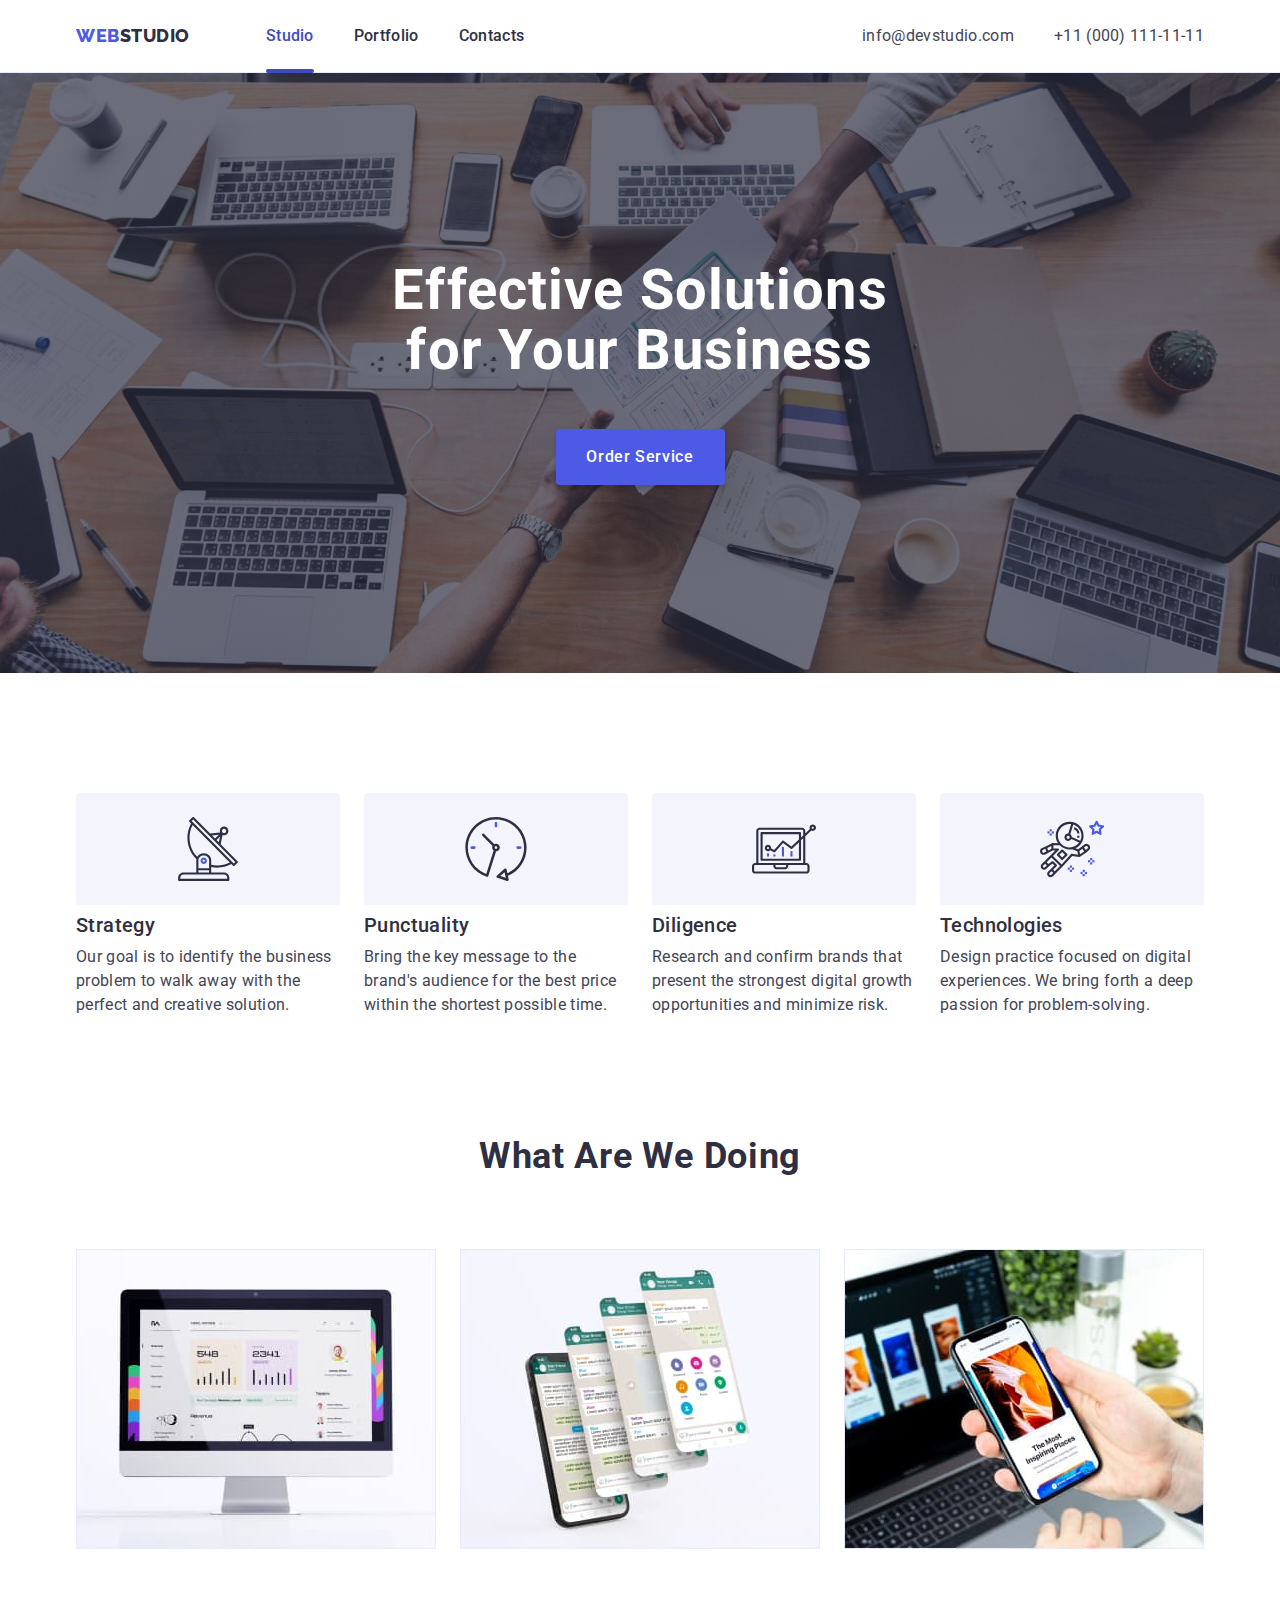
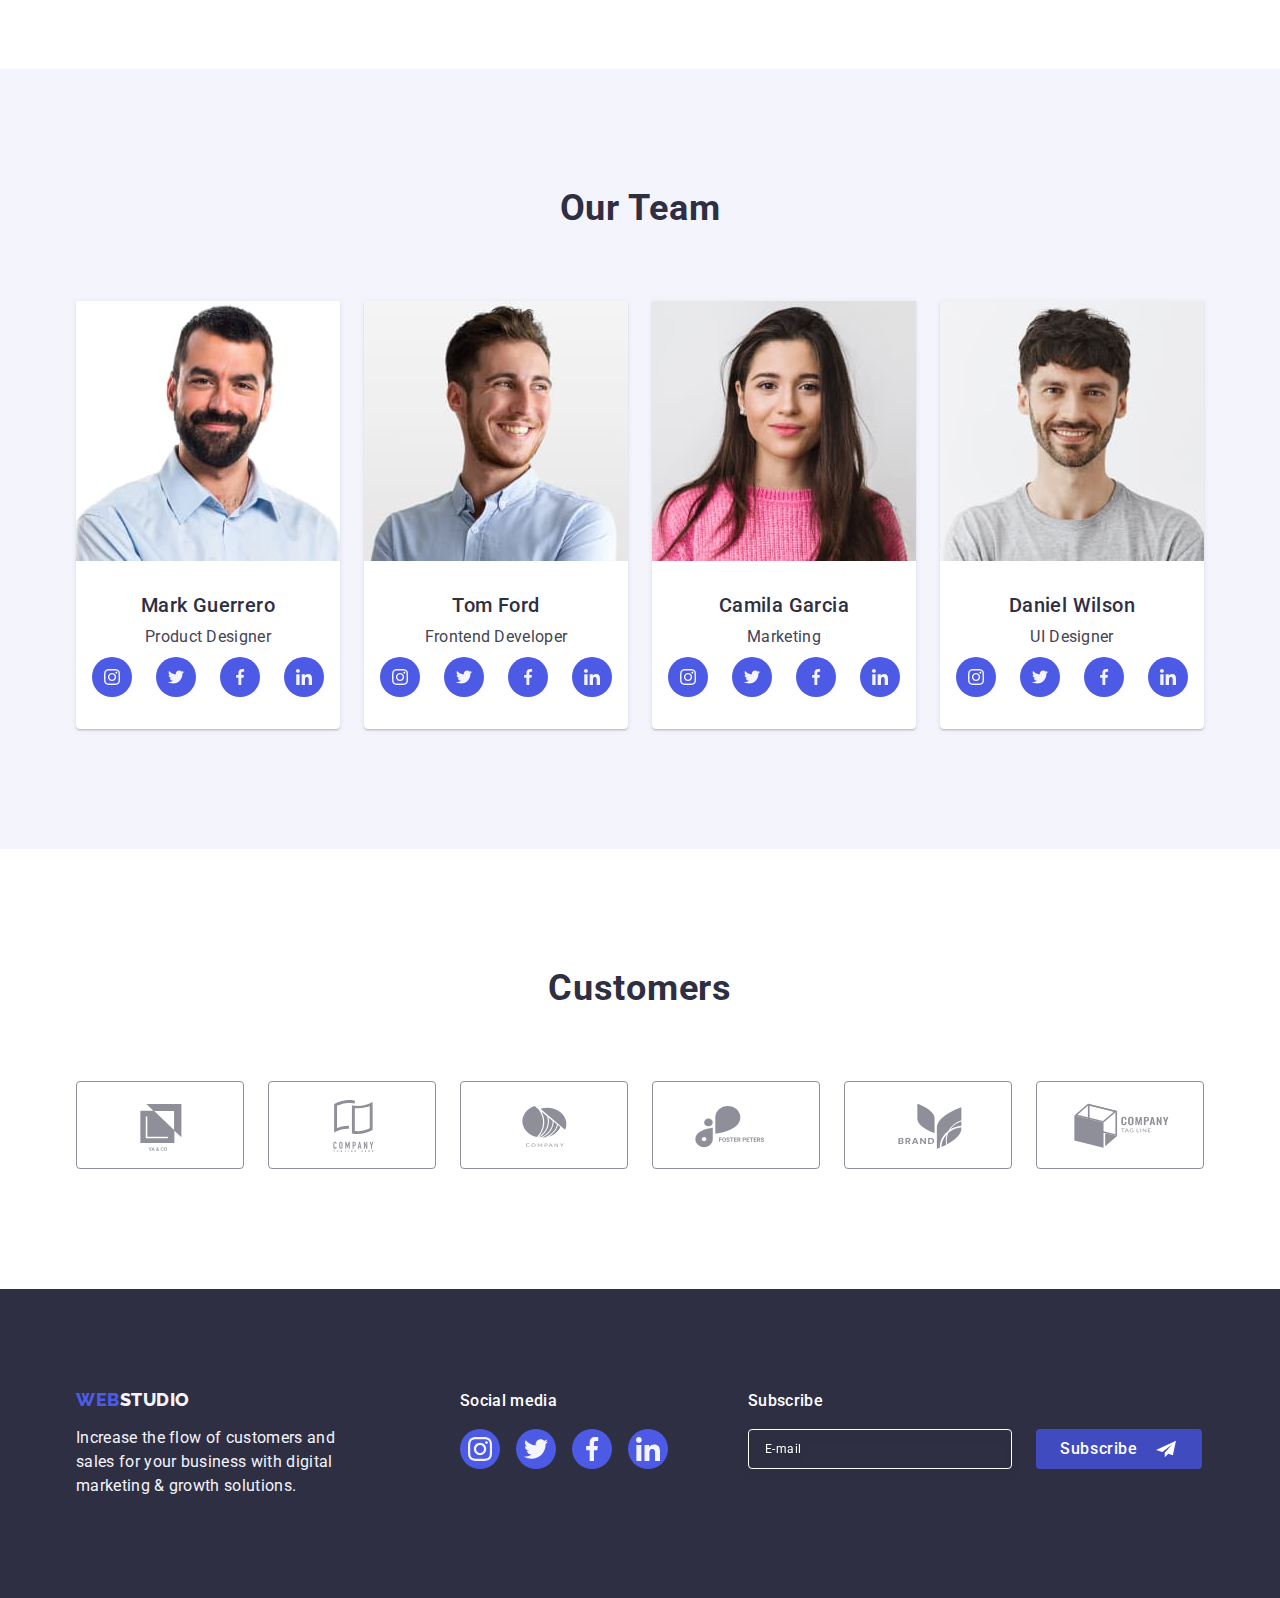
<file: index.html>
<!DOCTYPE html>
<html lang="en">
    <head>
        <meta charset="UTF-8" />
        <meta http-equiv="X-UA-Compatible" content="IE=edge" />
        <meta name="viewport" content="width=device-width, initial-scale=1.0" />

        <link rel="preconnect" href="https://fonts.googleapis.com" />
        <link rel="preconnect" href="https://fonts.gstatic.com" crossorigin />
        <link
            href="https://fonts.googleapis.com/css2?family=Raleway:wght@800&family=Roboto:wght@400;500;700;900&display=swap"
            rel="stylesheet"
        />
        <link
            rel="stylesheet"
            href="https://cdnjs.cloudflare.com/ajax/libs/modern-normalize/1.1.0/modern-normalize.min.css"
        />
        <link rel="stylesheet" href="./css/styles.css" />

        <title>WebStudio - Homepage</title>
    </head>
    <body>
        <header class="header">
            <div class="container">
                <nav class="main-nav">
                    <a class="logo link" href="./index.html"
                        >Web<span class="logo-color">Studio</span></a
                    >
                    <ul class="site-nav list">
                        <li class="nav-item">
                            <a class="link current" href="./index.html"
                                >Studio</a
                            >
                        </li>
                        <li class="nav-item">
                            <a class="link" href="./portfolio.html"
                                >Portfolio</a
                            >
                        </li>
                        <li class="nav-item">
                            <a class="link" href="#">Contacts</a>
                        </li>
                    </ul>
                </nav>
                <address class="address">
                    <ul class="contact-nav list">
                        <li class="item">
                            <a class="link" href="mailto:info@devstudio.com"
                                >info@devstudio.com</a
                            >
                        </li>
                        <li class="item">
                            <a class="link" href="tel:+110001111111"
                                >+11 (000) 111-11-11</a
                            >
                        </li>
                    </ul>
                </address>
            </div>
        </header>

        <main>
            <section class="section hero">
                <div class="container">
                    <h1 class="hero-title">
                        Effective Solutions for Your Business
                    </h1>
                    <button
                        type="button"
                        class="button button-action"
                        data-open-modal
                    >
                        Order Service
                    </button>
                </div>
            </section>

            <section class="section feature">
                <div class="container">
                    <h2 class="visually-hidden">Our advantages</h2>
                    <ul class="feature-list list">
                        <li class="item">
                            <div class="feature-icon">
                                <svg width="64" height="64">
                                    <use
                                        href="./images/icons.svg#icon-antenna"
                                    ></use>
                                </svg>
                            </div>
                            <h3 class="title">Strategy</h3>
                            <p class="text">
                                Our goal is to identify the business problem to
                                walk away with the perfect and creative
                                solution.
                            </p>
                        </li>
                        <li class="item">
                            <div class="feature-icon">
                                <svg width="64" height="64">
                                    <use
                                        href="./images/icons.svg#icon-clock"
                                    ></use>
                                </svg>
                            </div>
                            <h3 class="title">Punctuality</h3>
                            <p class="text">
                                Bring the key message to the brand's audience
                                for the best price within the shortest possible
                                time.
                            </p>
                        </li>
                        <li class="item">
                            <div class="feature-icon">
                                <svg width="64" height="64">
                                    <use
                                        href="./images/icons.svg#icon-diagram"
                                    ></use>
                                </svg>
                            </div>
                            <h3 class="title">Diligence</h3>
                            <p class="text">
                                Research and confirm brands that present the
                                strongest digital growth opportunities and
                                minimize risk.
                            </p>
                        </li>
                        <li class="item">
                            <div class="feature-icon">
                                <svg width="64" height="64">
                                    <use
                                        href="./images/icons.svg#icon-astronaut"
                                    ></use>
                                </svg>
                            </div>
                            <h3 class="title">Technologies</h3>
                            <p class="text">
                                Design practice focused on digital experiences.
                                We bring forth a deep passion for
                                problem-solving.
                            </p>
                        </li>
                    </ul>
                </div>
            </section>

            <section class="section examples">
                <div class="container">
                    <h2 class="section-title">What are we doing</h2>
                    <ul class="examples-list list">
                        <li class="item">
                            <img
                                class="display-block"
                                src="./images/site.jpg"
                                alt="Website"
                                width="360"
                                height="300"
                            />
                        </li>
                        <li class="item">
                            <img
                                class="display-block"
                                src="./images/app.jpg"
                                alt="Mobile app"
                                width="360"
                                height="300"
                            />
                        </li>
                        <li class="item">
                            <img
                                class="display-block"
                                src="./images/design.jpg"
                                alt="Design"
                                width="360"
                                height="300"
                            />
                        </li>
                    </ul>
                </div>
            </section>

            <section class="section team">
                <div class="container">
                    <h2 class="section-title">Our Team</h2>
                    <ul class="team-list list">
                        <li class="team-item">
                            <img
                                class="display-block"
                                src="./images/team-mark.jpg"
                                alt="Photo by Mark Guerrero"
                                width="264"
                                height="260"
                            />
                            <div class="team-info">
                                <h3 class="title">Mark Guerrero</h3>
                                <p class="text">Product Designer</p>
                                <ul class="social-list list">
                                    <li class="social-item">
                                        <a
                                            class="social-icon"
                                            href="https://www.instagram.com/"
                                            rel="noopener, noreferrer"
                                            target="_blank"
                                        >
                                            <svg
                                                class="icons"
                                                width="16"
                                                height="16"
                                            >
                                                <use
                                                    href="./images/icons.svg#icon-instagram"
                                                ></use>
                                            </svg>
                                        </a>
                                    </li>
                                    <li class="social-item">
                                        <a
                                            class="social-icon"
                                            href="https://twitter.com/"
                                            rel="noopener, noreferrer"
                                            target="_blank"
                                        >
                                            <svg
                                                class="icons"
                                                width="16"
                                                height="16"
                                            >
                                                <use
                                                    href="./images/icons.svg#icon-twitter"
                                                ></use>
                                            </svg>
                                        </a>
                                    </li>
                                    <li class="social-item">
                                        <a
                                            class="social-icon"
                                            href="https://www.facebook.com/"
                                            rel="noopener, noreferrer"
                                            target="_blank"
                                        >
                                            <svg
                                                class="icons"
                                                width="16"
                                                height="16"
                                            >
                                                <use
                                                    href="./images/icons.svg#icon-facebook"
                                                ></use>
                                            </svg>
                                        </a>
                                    </li>
                                    <li class="social-item">
                                        <a
                                            class="social-icon"
                                            href="https://ua.linkedin.com/"
                                            rel="noopener, noreferrer"
                                            target="_blank"
                                        >
                                            <svg
                                                class="icons"
                                                width="16"
                                                height="16"
                                            >
                                                <use
                                                    href="./images/icons.svg#icon-linkedin"
                                                ></use>
                                            </svg>
                                        </a>
                                    </li>
                                </ul>
                            </div>
                        </li>
                        <li class="team-item">
                            <img
                                class="display-block"
                                src="./images/team-tom.jpg"
                                alt="Photo by Tom Ford"
                                width="264"
                                height="260"
                            />
                            <div class="team-info">
                                <h3 class="title">Tom Ford</h3>
                                <p class="text">Frontend Developer</p>
                                <ul class="social-list list">
                                    <li class="social-item">
                                        <a
                                            class="social-icon"
                                            href="https://www.instagram.com/"
                                            rel="noopener, noreferrer"
                                            target="_blank"
                                        >
                                            <svg
                                                class="icons"
                                                width="16"
                                                height="16"
                                            >
                                                <use
                                                    href="./images/icons.svg#icon-instagram"
                                                ></use>
                                            </svg>
                                        </a>
                                    </li>
                                    <li class="social-item">
                                        <a
                                            class="social-icon"
                                            href="https://twitter.com/"
                                            rel="noopener, noreferrer"
                                            target="_blank"
                                        >
                                            <svg
                                                class="icons"
                                                width="16"
                                                height="16"
                                            >
                                                <use
                                                    href="./images/icons.svg#icon-twitter"
                                                ></use>
                                            </svg>
                                        </a>
                                    </li>
                                    <li class="social-item">
                                        <a
                                            class="social-icon"
                                            href="https://www.facebook.com/"
                                            rel="noopener, noreferrer"
                                            target="_blank"
                                        >
                                            <svg
                                                class="icons"
                                                width="16"
                                                height="16"
                                            >
                                                <use
                                                    href="./images/icons.svg#icon-facebook"
                                                ></use>
                                            </svg>
                                        </a>
                                    </li>
                                    <li class="social-item">
                                        <a
                                            class="social-icon"
                                            href="https://ua.linkedin.com/"
                                            rel="noopener, noreferrer"
                                            target="_blank"
                                        >
                                            <svg
                                                class="icons"
                                                width="16"
                                                height="16"
                                            >
                                                <use
                                                    href="./images/icons.svg#icon-linkedin"
                                                ></use>
                                            </svg>
                                        </a>
                                    </li>
                                </ul>
                            </div>
                        </li>
                        <li class="team-item">
                            <img
                                class="display-block"
                                src="./images/team-camila.jpg"
                                alt="Photo by Camila Garcia"
                                width="264"
                                height="260"
                            />
                            <div class="team-info">
                                <h3 class="title">Camila Garcia</h3>
                                <p class="text">Marketing</p>
                                <ul class="social-list list">
                                    <li class="social-item">
                                        <a
                                            class="social-icon"
                                            href="https://www.instagram.com/"
                                            rel="noopener, noreferrer"
                                            target="_blank"
                                        >
                                            <svg
                                                class="icons"
                                                width="16"
                                                height="16"
                                            >
                                                <use
                                                    href="./images/icons.svg#icon-instagram"
                                                ></use>
                                            </svg>
                                        </a>
                                    </li>
                                    <li class="social-item">
                                        <a
                                            class="social-icon"
                                            href="https://twitter.com/"
                                            rel="noopener, noreferrer"
                                            target="_blank"
                                        >
                                            <svg
                                                class="icons"
                                                width="16"
                                                height="16"
                                            >
                                                <use
                                                    href="./images/icons.svg#icon-twitter"
                                                ></use>
                                            </svg>
                                        </a>
                                    </li>
                                    <li class="social-item">
                                        <a
                                            class="social-icon"
                                            href="https://www.facebook.com/"
                                            rel="noopener, noreferrer"
                                            target="_blank"
                                        >
                                            <svg
                                                class="icons"
                                                width="16"
                                                height="16"
                                            >
                                                <use
                                                    href="./images/icons.svg#icon-facebook"
                                                ></use>
                                            </svg>
                                        </a>
                                    </li>
                                    <li class="social-item">
                                        <a
                                            class="social-icon"
                                            href="https://ua.linkedin.com/"
                                            rel="noopener, noreferrer"
                                            target="_blank"
                                        >
                                            <svg
                                                class="icons"
                                                width="16"
                                                height="16"
                                            >
                                                <use
                                                    href="./images/icons.svg#icon-linkedin"
                                                ></use>
                                            </svg>
                                        </a>
                                    </li>
                                </ul>
                            </div>
                        </li>
                        <li class="team-item">
                            <img
                                class="display-block"
                                src="./images/team-daniel.jpg"
                                alt="Photo by Daniel Wilson"
                                width="264"
                                height="260"
                            />
                            <div class="team-info">
                                <h3 class="title">Daniel Wilson</h3>
                                <p class="text">UI Designer</p>
                                <ul class="social-list list">
                                    <li class="social-item">
                                        <a
                                            class="social-icon"
                                            href="https://www.instagram.com/"
                                            rel="noopener, noreferrer"
                                            target="_blank"
                                        >
                                            <svg
                                                class="icons"
                                                width="16"
                                                height="16"
                                            >
                                                <use
                                                    href="./images/icons.svg#icon-instagram"
                                                ></use>
                                            </svg>
                                        </a>
                                    </li>
                                    <li class="social-item">
                                        <a
                                            class="social-icon"
                                            href="https://twitter.com/"
                                            rel="noopener, noreferrer"
                                            target="_blank"
                                        >
                                            <svg
                                                class="icons"
                                                width="16"
                                                height="16"
                                            >
                                                <use
                                                    href="./images/icons.svg#icon-twitter"
                                                ></use>
                                            </svg>
                                        </a>
                                    </li>
                                    <li class="social-item">
                                        <a
                                            class="social-icon"
                                            href="https://www.facebook.com/"
                                            rel="noopener, noreferrer"
                                            target="_blank"
                                        >
                                            <svg
                                                class="icons"
                                                width="16"
                                                height="16"
                                            >
                                                <use
                                                    href="./images/icons.svg#icon-facebook"
                                                ></use>
                                            </svg>
                                        </a>
                                    </li>
                                    <li class="social-item">
                                        <a
                                            class="social-icon"
                                            href="https://ua.linkedin.com/"
                                            rel="noopener, noreferrer"
                                            target="_blank"
                                        >
                                            <svg
                                                class="icons"
                                                width="16"
                                                height="16"
                                            >
                                                <use
                                                    href="./images/icons.svg#icon-linkedin"
                                                ></use>
                                            </svg>
                                        </a>
                                    </li>
                                </ul>
                            </div>
                        </li>
                    </ul>
                </div>
            </section>

            <section class="section customers">
                <div class="container">
                    <h2 class="section-title">Customers</h2>
                    <ul class="customers-list list">
                        <li class="customers-item">
                            <a class="customers-link" href="#" target="_blank">
                                <svg
                                    class="customers-icon"
                                    width="104"
                                    height="56"
                                >
                                    <use
                                        href="./images/icons.svg#icon-logo1"
                                    ></use>
                                </svg>
                            </a>
                        </li>
                        <li class="customers-item">
                            <a class="customers-link" href="#" target="_blank">
                                <svg
                                    class="customers-icon"
                                    width="104"
                                    height="56"
                                >
                                    <use
                                        href="./images/icons.svg#icon-logo2"
                                    ></use>
                                </svg>
                            </a>
                        </li>
                        <li class="customers-item">
                            <a class="customers-link" href="#" target="_blank">
                                <svg
                                    class="customers-icon"
                                    width="104"
                                    height="56"
                                >
                                    <use
                                        href="./images/icons.svg#icon-logo3"
                                    ></use>
                                </svg>
                            </a>
                        </li>
                        <li class="customers-item">
                            <a class="customers-link" href="#" target="_blank">
                                <svg
                                    class="customers-icon"
                                    width="104"
                                    height="56"
                                >
                                    <use
                                        href="./images/icons.svg#icon-logo4"
                                    ></use>
                                </svg>
                            </a>
                        </li>
                        <li class="customers-item">
                            <a class="customers-link" href="#" target="_blank">
                                <svg
                                    class="customers-icon"
                                    width="104"
                                    height="56"
                                >
                                    <use
                                        href="./images/icons.svg#icon-logo5"
                                    ></use>
                                </svg>
                            </a>
                        </li>
                        <li class="customers-item">
                            <a class="customers-link" href="#" target="_blank">
                                <svg
                                    class="customers-icon"
                                    width="104"
                                    height="56"
                                >
                                    <use
                                        href="./images/icons.svg#icon-logo6"
                                    ></use>
                                </svg>
                            </a>
                        </li>
                    </ul>
                </div>
            </section>
        </main>

        <footer class="footer">
            <div class="container">
                <div class="footer-slogan">
                    <a class="footer-logo logo link" href="./index.html"
                        >Web<span class="logo-white">Studio</span></a
                    >
                    <p class="text">
                        Increase the flow of customers and sales for your
                        business with digital marketing &amp; growth solutions.
                    </p>
                </div>
                <div class="footer-social">
                    <p class="footer-social-text">Social media</p>
                    <ul class="social-list list">
                        <li class="social-item">
                            <a
                                class="social-icon"
                                href="https://instagram.com/"
                                rel="noopener, noreferrer"
                                target="_blank"
                            >
                                <svg class="footer-icon" width="24" height="24">
                                    <use
                                        href="./images/icons.svg#icon-instagram"
                                    ></use>
                                </svg>
                            </a>
                        </li>
                        <li class="social-item">
                            <a
                                class="social-icon"
                                href="https://twitter.com/"
                                rel="noopener, noreferrer"
                                target="_blank"
                            >
                                <svg class="footer-icon" width="24" height="24">
                                    <use
                                        href="./images/icons.svg#icon-twitter"
                                    ></use></svg
                            ></a>
                        </li>
                        <li class="social-item">
                            <a
                                class="social-icon"
                                href="https://www.facebook.com/"
                                rel="noopener, noreferrer"
                                target="_blank"
                            >
                                <svg class="footer-icon" width="24" height="24">
                                    <use
                                        href="./images/icons.svg#icon-facebook"
                                    ></use></svg
                            ></a>
                        </li>
                        <li class="social-item">
                            <a
                                class="social-icon"
                                href="https://ua.linkedin.com/"
                                rel="noopener, noreferrer"
                                target="_blank"
                            >
                                <svg class="footer-icon" width="24" height="24">
                                    <use
                                        href="./images/icons.svg#icon-linkedin"
                                    ></use></svg
                            ></a>
                        </li>
                    </ul>
                </div>
                <div class="footer-subscribe">
                    <p class="footer-subscribe-text">Subscribe</p>
                    <form class="subscribe_form" name="subscribe_form">
                        <label>
                            <input
                                class="subscribe-form-email"
                                type="email"
                                name="email"
                                placeholder="E-mail"
                                autocomplete="email"
                                required
                                minlength="3"
                            />
                        </label>
                        <button
                            class="button button-primary subscribe-form-submit"
                            type="submit"
                        >
                            Subscribe
                            <svg class="subscribe-icon" width="24" height="20">
                                <use
                                    href="./images/icons.svg#icon-subscribe"
                                ></use>
                            </svg>
                        </button>
                    </form>
                </div>
            </div>
        </footer>

        <!-- Modal -->
        <div class="backdrop is-hidden" data-backdrop>
            <div class="modal">
                <button class="btn-close" type="button" data-close-modal>
                    <svg class="icon-close" width="8" height="8">
                        <use href="./images/icons.svg#icon-close"></use>
                    </svg>
                </button>

                <form class="modal-form" name="modal_form">
                    <p class="modal-text">
                        Leave your contacts and we will call you back
                    </p>

                    <div class="modal-field">
                        <label class="modal-label">
                            <span class="label-title">Name</span>
                            <input
                                class="modal-input"
                                type="text"
                                name="name"
                                autocomplete="name"
                                required
                                minlength="3"
                            />
                            <svg class="icon-name" width="18" height="24">
                                <use
                                    href="./images/icons.svg#icon-person"
                                ></use>
                            </svg>
                        </label>
                    </div>

                    <div class="modal-field">
                        <label class="modal-label">
                            <span class="label-title">Phone</span>
                            <input
                                class="modal-input"
                                type="tel"
                                name="phone"
                                autocomplete="tel"
                                required
                                minlength="3"
                            />
                            <svg class="icon-name" width="18" height="24">
                                <use href="./images/icons.svg#icon-phone"></use>
                            </svg>
                        </label>
                    </div>

                    <div class="modal-field">
                        <label class="modal-label">
                            <span class="label-title">E-mail</span>
                            <input
                                class="modal-input"
                                type="email"
                                name="email"
                                autocomplete="email"
                                required
                                minlength="3"
                            />
                            <svg class="icon-name" width="18" height="24">
                                <use href="./images/icons.svg#icon-email"></use>
                            </svg>
                        </label>
                    </div>

                    <div class="modal-field">
                        <label>
                            <span class="label-title">Comment</span>
                            <textarea
                                class="modal-input comment"
                                name="comment"
                                rows="5"
                                placeholder="Text input"
                            ></textarea>
                        </label>
                    </div>

                    <div class="checkbox-field">
                        <label class="checkbox-label">
                            <input
                                class="checkbox"
                                type="checkbox"
                                name="privacy"
                                value="ok"
                                required
                            />
                            <span class="checkbox-icon">
                                <svg width="16" height="16">
                                    <use
                                        href="./images/icons.svg#icon-check"
                                    ></use>
                                </svg>
                            </span>
                            <span class="checkbox-title">
                                I accept the terms and conditions of the
                                <a href="#">Privacy Policy</a>
                            </span>
                        </label>
                    </div>

                    <button class="button button-send" type="submit">
                        Send
                    </button>
                </form>
            </div>
        </div>

        <script src="./js/modal.js"></script>
        <script>
            (() => {
                document
                    .querySelector('.modal_form')
                    .addEventListener('submit', e => {
                        e.preventDefault();
                        new FormData(e.currentTarget).forEach((value, name) =>
                            console.log(`${name}: ${value}`)
                        );
                        e.currentTarget.reset();
                    });
            })();
        </script>
    </body>
</html>
</file>
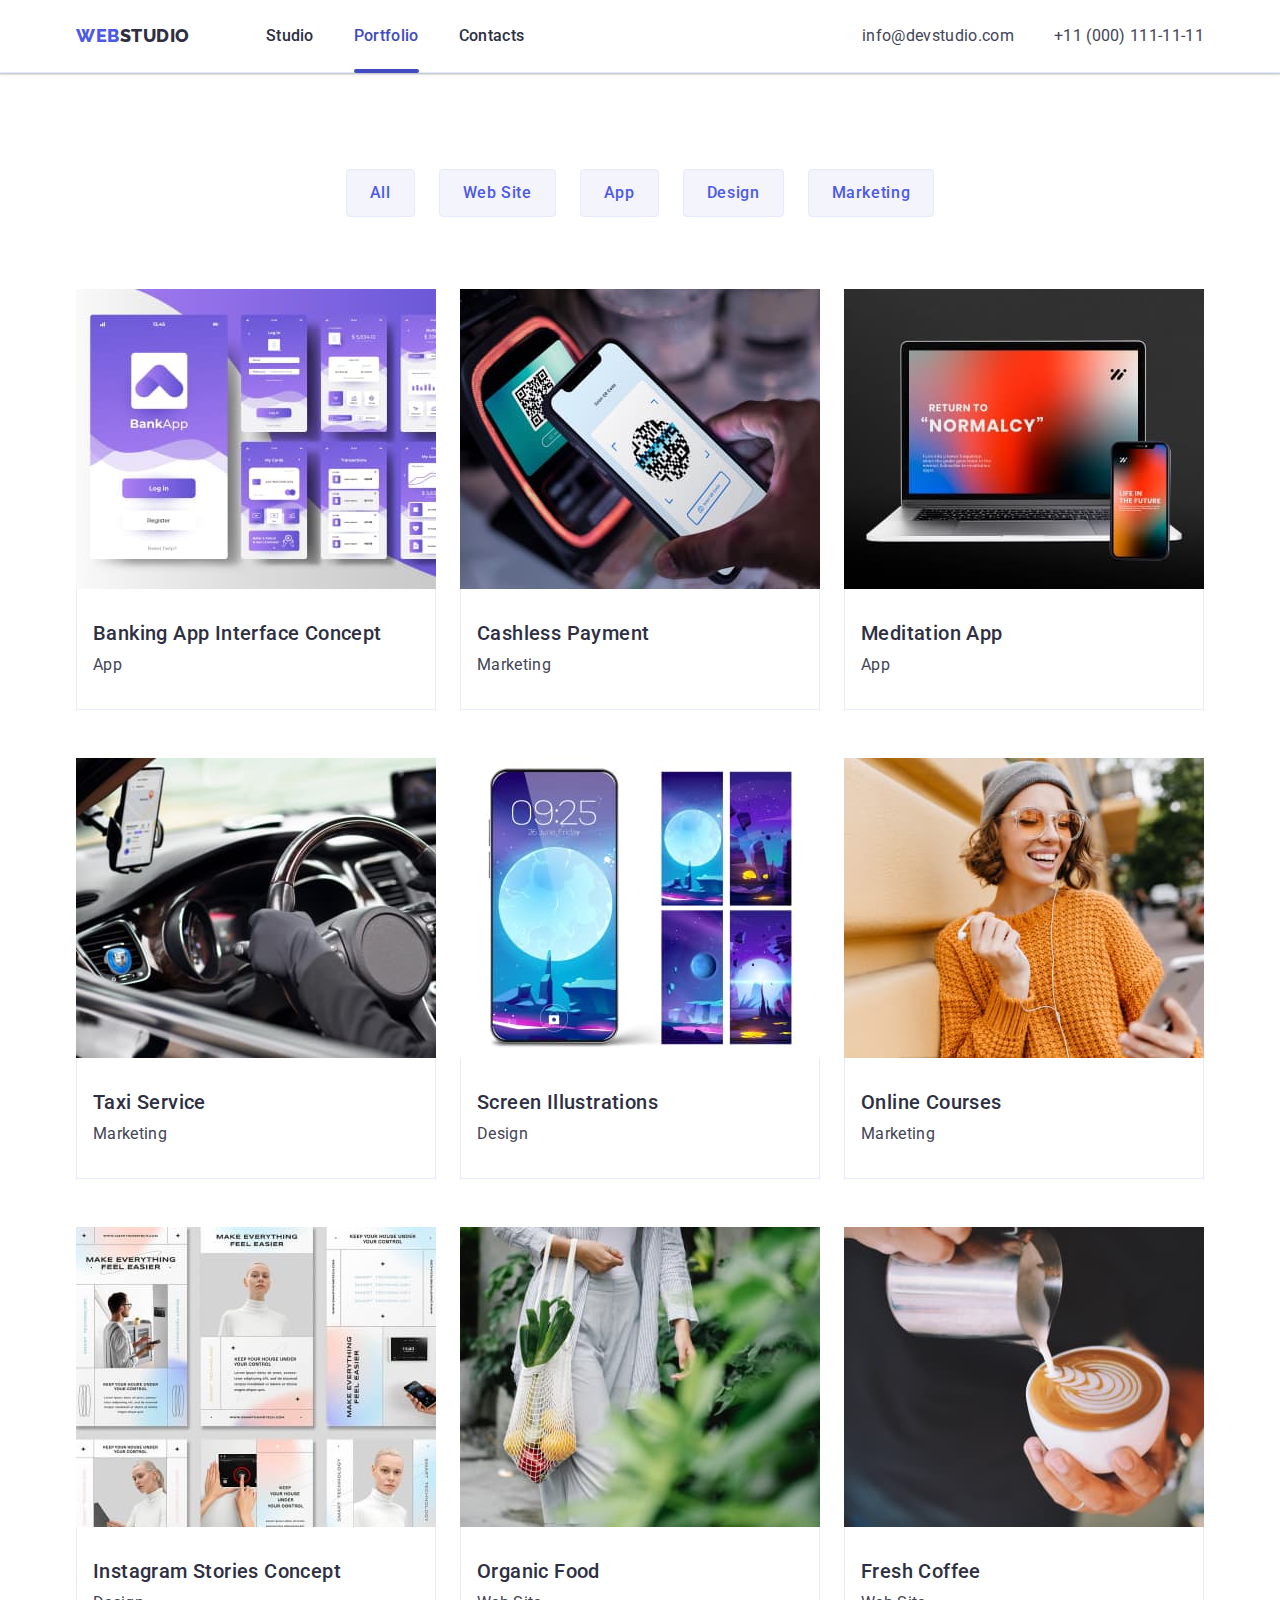
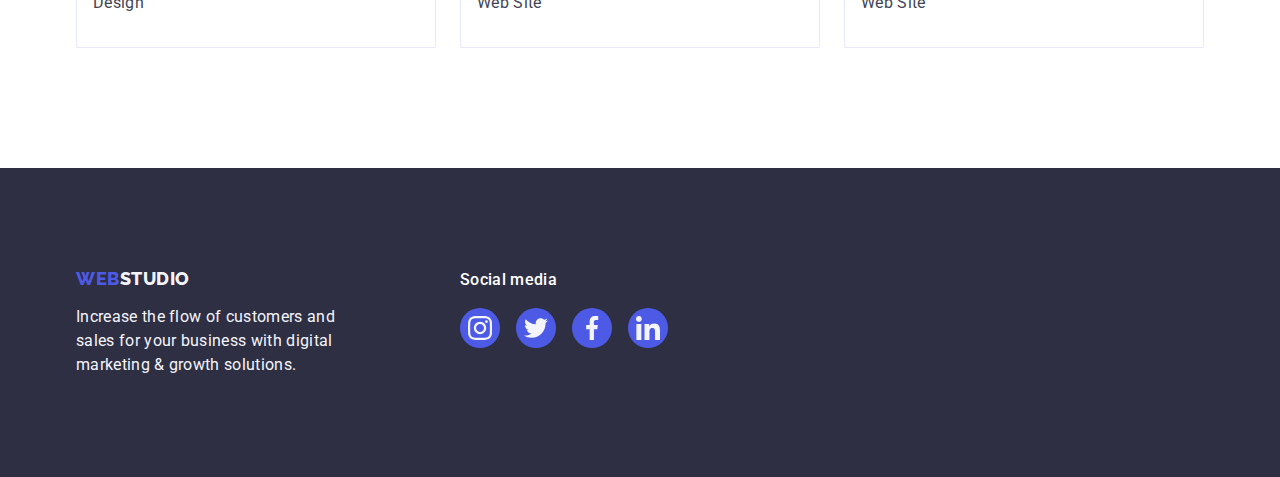
<file: portfolio.html>
<!DOCTYPE html>
<html lang="en">
    <head>
        <meta charset="UTF-8" />
        <meta http-equiv="X-UA-Compatible" content="IE=edge" />
        <meta name="viewport" content="width=device-width, initial-scale=1.0" />

        <link rel="preconnect" href="https://fonts.googleapis.com" />
        <link rel="preconnect" href="https://fonts.gstatic.com" crossorigin />
        <link
            href="https://fonts.googleapis.com/css2?family=Raleway:wght@800&family=Roboto:wght@400;500;700;900&display=swap"
            rel="stylesheet"
        />
        <link
            rel="stylesheet"
            href="https://cdnjs.cloudflare.com/ajax/libs/modern-normalize/1.1.0/modern-normalize.min.css"
        />
        <link rel="stylesheet" href="./css/styles.css" />

        <title>WebStudio - Portfolio</title>
    </head>
    <body>
        <header class="header">
            <div class="container">
                <nav class="main-nav">
                    <a class="logo link" href="./index.html"
                        >Web<span class="logo-color">Studio</span></a
                    >
                    <ul class="site-nav list">
                        <li class="nav-item">
                            <a class="link" href="./index.html">Studio</a>
                        </li>
                        <li class="nav-item">
                            <a class="link current" href="./portfolio.html"
                                >Portfolio</a
                            >
                        </li>
                        <li class="nav-item">
                            <a class="link" href="#">Contacts</a>
                        </li>
                    </ul>
                </nav>
                <address class="address">
                    <ul class="contact-nav list">
                        <li class="item">
                            <a class="link" href="mailto:info@devstudio.com"
                                >info@devstudio.com</a
                            >
                        </li>
                        <li class="item">
                            <a class="link" href="tel:+110001111111"
                                >+11 (000) 111-11-11</a
                            >
                        </li>
                    </ul>
                </address>
            </div>
        </header>
        <main>
            <section class="portfolio">
                <div class="container">
                    <h1 class="hide-title" hidden>Our portfolio</h1>
                    <ul class="filter list">
                        <li class="button-list">
                            <button
                                type="button"
                                class="button button-secondary"
                            >
                                All
                            </button>
                        </li>
                        <li class="button-list">
                            <button
                                type="button"
                                class="button button-secondary"
                            >
                                Web Site
                            </button>
                        </li>
                        <li class="button-list">
                            <button
                                type="button"
                                class="button button-secondary"
                            >
                                App
                            </button>
                        </li>
                        <li class="button-list">
                            <button
                                type="button"
                                class="button button-secondary"
                            >
                                Design
                            </button>
                        </li>
                        <li class="button-list">
                            <button
                                type="button"
                                class="button button-secondary"
                            >
                                Marketing
                            </button>
                        </li>
                    </ul>

                    <ul class="portfolio-list list">
                        <li class="portfolio-item">
                            <a class="portfolio-link link" href="#">
                                <div class="portfolio-box">
                                    <img
                                        src="./images/portfolio-banking.jpg"
                                        alt="Banking App Interface Concept"
                                        width="360"
                                        height="300"
                                    />
                                    <p class="portfolio-intro">
                                        14 Stylish and User-Friendly App Design
                                        Concepts · Task Manager App · Calorie
                                        Tracker App · Exotic Fruit Ecommerce App
                                        · Cloud Storage App
                                    </p>
                                </div>
                                <div class="portfolio-info">
                                    <h2 class="portfolio-title">
                                        Banking App Interface Concept
                                    </h2>
                                    <p class="portfolio-text">App</p>
                                </div>
                            </a>
                        </li>
                        <li class="portfolio-item">
                            <a class="portfolio-link link" href="#">
                                <div class="portfolio-box">
                                    <img
                                        src="./images/portfolio-cashless-payment.jpg"
                                        alt="Cashless Payment"
                                        width="360"
                                        height="300"
                                    />
                                    <p class="portfolio-intro">
                                        14 Stylish and User-Friendly App Design
                                        Concepts · Task Manager App · Calorie
                                        Tracker App · Exotic Fruit Ecommerce App
                                        · Cloud Storage App
                                    </p>
                                </div>
                                <div class="portfolio-info">
                                    <h2 class="portfolio-title">
                                        Cashless Payment
                                    </h2>
                                    <p class="portfolio-text">Marketing</p>
                                </div>
                            </a>
                        </li>
                        <li class="portfolio-item">
                            <a class="portfolio-link link" href="#">
                                <div class="portfolio-box">
                                    <img
                                        src="./images/portfolio-meditation-app.jpg"
                                        alt="Meditation App"
                                        width="360"
                                        height="300"
                                    />
                                    <p class="portfolio-intro">
                                        14 Stylish and User-Friendly App Design
                                        Concepts · Task Manager App · Calorie
                                        Tracker App · Exotic Fruit Ecommerce App
                                        · Cloud Storage App
                                    </p>
                                </div>
                                <div class="portfolio-info">
                                    <h2 class="portfolio-title">
                                        Meditation App
                                    </h2>
                                    <p class="portfolio-text">App</p>
                                </div>
                            </a>
                        </li>
                        <li class="portfolio-item">
                            <a class="portfolio-link link" href="#">
                                <div class="portfolio-box">
                                    <img
                                        src="./images/portfolio-taxi-service.jpg"
                                        alt="Taxi Service"
                                        width="360"
                                        height="300"
                                    />
                                    <p class="portfolio-intro">
                                        14 Stylish and User-Friendly App Design
                                        Concepts · Task Manager App · Calorie
                                        Tracker App · Exotic Fruit Ecommerce App
                                        · Cloud Storage App
                                    </p>
                                </div>
                                <div class="portfolio-info">
                                    <h2 class="portfolio-title">
                                        Taxi Service
                                    </h2>
                                    <p class="portfolio-text">Marketing</p>
                                </div>
                            </a>
                        </li>
                        <li class="portfolio-item">
                            <a class="portfolio-link link" href="#">
                                <div class="portfolio-box">
                                    <img
                                        src="./images/portfolio-screen-illustrations.jpg"
                                        alt="Screen Illustrations"
                                        width="360"
                                        height="300"
                                    />
                                    <p class="portfolio-intro">
                                        14 Stylish and User-Friendly App Design
                                        Concepts · Task Manager App · Calorie
                                        Tracker App · Exotic Fruit Ecommerce App
                                        · Cloud Storage App
                                    </p>
                                </div>
                                <div class="portfolio-info">
                                    <h2 class="portfolio-title">
                                        Screen Illustrations
                                    </h2>
                                    <p class="portfolio-text">Design</p>
                                </div>
                            </a>
                        </li>
                        <li class="portfolio-item">
                            <a class="portfolio-link link" href="#">
                                <div class="portfolio-box">
                                    <img
                                        src="./images/portfolio-online-courses.jpg"
                                        alt="Online Courses"
                                        width="360"
                                        height="300"
                                    />
                                    <p class="portfolio-intro">
                                        14 Stylish and User-Friendly App Design
                                        Concepts · Task Manager App · Calorie
                                        Tracker App · Exotic Fruit Ecommerce App
                                        · Cloud Storage App
                                    </p>
                                </div>
                                <div class="portfolio-info">
                                    <h2 class="portfolio-title">
                                        Online Courses
                                    </h2>
                                    <p class="portfolio-text">Marketing</p>
                                </div>
                            </a>
                        </li>
                        <li class="portfolio-item">
                            <a class="portfolio-link link" href="#">
                                <div class="portfolio-box">
                                    <img
                                        src="./images/portfolio-instagram-stories.jpg"
                                        alt="Instagram Stories Concept"
                                        width="360"
                                        height="300"
                                    />
                                    <p class="portfolio-intro">
                                        14 Stylish and User-Friendly App Design
                                        Concepts · Task Manager App · Calorie
                                        Tracker App · Exotic Fruit Ecommerce App
                                        · Cloud Storage App
                                    </p>
                                </div>
                                <div class="portfolio-info">
                                    <h2 class="portfolio-title">
                                        Instagram Stories Concept
                                    </h2>
                                    <p class="portfolio-text">Design</p>
                                </div>
                            </a>
                        </li>
                        <li class="portfolio-item">
                            <a class="portfolio-link link" href="#">
                                <div class="portfolio-box">
                                    <img
                                        src="./images/portfolio-organic-food.jpg"
                                        alt="Organic Food"
                                        width="360"
                                        height="300"
                                    />
                                    <p class="portfolio-intro">
                                        14 Stylish and User-Friendly App Design
                                        Concepts · Task Manager App · Calorie
                                        Tracker App · Exotic Fruit Ecommerce App
                                        · Cloud Storage App
                                    </p>
                                </div>
                                <div class="portfolio-info">
                                    <h2 class="portfolio-title">
                                        Organic Food
                                    </h2>
                                    <p class="portfolio-text">Web Site</p>
                                </div>
                            </a>
                        </li>
                        <li class="portfolio-item">
                            <a class="portfolio-link link" href="#">
                                <div class="portfolio-box">
                                    <img
                                        src="./images/portfolio-fresh-coffee.jpg"
                                        alt="Fresh Coffee"
                                        width="360"
                                        height="300"
                                    />
                                    <p class="portfolio-intro">
                                        14 Stylish and User-Friendly App Design
                                        Concepts · Task Manager App · Calorie
                                        Tracker App · Exotic Fruit Ecommerce App
                                        · Cloud Storage App
                                    </p>
                                </div>
                                <div class="portfolio-info">
                                    <h2 class="portfolio-title">
                                        Fresh Coffee
                                    </h2>
                                    <p class="portfolio-text">Web Site</p>
                                </div>
                            </a>
                        </li>
                    </ul>
                </div>
            </section>
        </main>

        <footer class="footer">
            <div class="container">
                <div class="footer-slogan">
                    <a class="footer-logo logo link" href="./index.html"
                        >Web<span class="logo-white">Studio</span></a
                    >
                    <p class="text">
                        Increase the flow of customers and sales for your
                        business with digital marketing &amp; growth solutions.
                    </p>
                </div>
                <div class="footer-social">
                    <p class="footer-social-text">Social media</p>
                    <ul class="social-list list">
                        <li class="social-item">
                            <a
                                class="social-icon"
                                href="https://instagram.com/"
                                rel="noopener, noreferrer"
                                target="_blank"
                            >
                                <svg class="footer-icon" width="24" height="24">
                                    <use
                                        href="./images/icons.svg#icon-instagram"
                                    ></use>
                                </svg>
                            </a>
                        </li>
                        <li class="social-item">
                            <a
                                class="social-icon"
                                href="https://twitter.com/"
                                rel="noopener, noreferrer"
                                target="_blank"
                            >
                                <svg class="footer-icon" width="24" height="24">
                                    <use
                                        href="./images/icons.svg#icon-twitter"
                                    ></use></svg
                            ></a>
                        </li>
                        <li class="social-item">
                            <a
                                class="social-icon"
                                href="https://www.facebook.com/"
                                rel="noopener, noreferrer"
                                target="_blank"
                            >
                                <svg class="footer-icon" width="24" height="24">
                                    <use
                                        href="./images/icons.svg#icon-facebook"
                                    ></use></svg
                            ></a>
                        </li>
                        <li class="social-item">
                            <a
                                class="social-icon"
                                href="https://ua.linkedin.com/"
                                rel="noopener, noreferrer"
                                target="_blank"
                            >
                                <svg class="footer-icon" width="24" height="24">
                                    <use
                                        href="./images/icons.svg#icon-linkedin"
                                    ></use></svg
                            ></a>
                        </li>
                    </ul>
                </div>
            </div>
        </footer>
    </body>
</html>
</file>
<file: css/styles.css>
:root {
    --primary-brand-color: #4d5ae5;
    --pressed-state-color: #404bbf;
    --dark-color: #2e2f42;
    --success-color: #31d0aa;
    --text-color: #434455;
    --subtle-text-color: #8e8f99;
    --accent-color: #e7e9fc;
    --light-color: #f4f4fd;
    --modal-overlay-color: rgba(46, 47, 66, 0.4); /* #2E2F42 opacity: 0.4; */
    --hero-background-color: rgba(46, 47, 66, 0.7); /* #2E2F42 opacity: 0.7; */
    --white-color: #ffffff;
    --modal-background-color: #fcfcfc;
    --card-set-gap: 24px;
    --tr-cubic: cubic-bezier(0.4, 0, 0.2, 1);
    --tr-duration: 250ms;
}

html {
    box-sizing: border-box;
}

body {
    font-family: 'Roboto', sans-serif;
    font-style: normal;
    background-color: var(--white-color);
    color: var(--text-color);
}
h1,
h2,
h3,
h4,
p,
ul {
    margin: 0;
    padding: 0;
}
a:focus,
button:focus {
    outline: 1px solid transparent;
}

.display-block {
    display: block;
}

.container {
    width: 1158px;
    margin: 0 auto;
    padding: 0 15px;
    /* padding-left: 12px;
    padding-right: 12px; */
    /* outline: 1px solid tomato; */
}
.list {
    list-style: none;
}
.link {
    text-decoration: none;
}
.visually-hidden {
    position: absolute;
    width: 1px;
    height: 1px;
    margin: -1px;
    border: 0;
    padding: 0;

    white-space: nowrap;
    clip-path: inset(100%);
    clip: rect(0 0 0 0);
    overflow: hidden;
}

/* Logo */
.logo {
    font-family: 'Raleway', sans-serif;
    font-style: normal;
    font-weight: 800;
    font-size: 18px;
    line-height: 1.17;

    align-items: center;
    letter-spacing: 0.03em;
    text-transform: uppercase;
    color: var(--primary-brand-color);
}
.logo-color {
    color: var(--dark-color);
}
.logo-white {
    color: var(--light-color);
}

/* Header */
.header {
    border-bottom: 1px solid var(--accent-color);
    box-shadow: 0px 2px 1px rgba(46, 47, 66, 0.08),
        0px 1px 1px rgba(46, 47, 66, 0.16), 0px 1px 6px rgba(46, 47, 66, 0.08);
}
.header > .container {
    display: flex;
    align-items: center;
    justify-content: space-between;
}

/* Navigation */
.main-nav {
    display: flex;
    align-items: center;
}
.main-nav .logo {
    margin-right: 76px;
}
.site-nav {
    display: flex;
    /* gap: 40px; */
}
.nav-item:not(:last-child) {
    margin-right: 40px;
}
.site-nav .link {
    display: block;
    padding-top: 24px;
    padding-bottom: 24px;

    font-weight: 500;
    font-size: 16px;
    line-height: 24px;
    letter-spacing: 0.02em;
    color: var(--dark-color);

    transition: color var(--tr-duration) var(--tr-cubic);
}
/* .site-nav .link.current {
    color: var(--pressed-state-color);
} */
.nav-item {
    position: relative;
}
.nav-item > .current {
    color: var(--pressed-state-color);
}
.nav-item > .current::after {
    position: absolute;
    content: '';
    left: 0;
    bottom: -1px;
    width: 100%;
    height: 4px;

    background: var(--pressed-state-color);
    border-radius: 2px;
}

.address {
    font-style: normal;
}
.contact-nav {
    display: flex;
}
.contact-nav .item:not(:last-child) {
    margin-right: 40px;
}
.contact-nav .link {
    display: block;
    padding-top: 24px;
    padding-bottom: 24px;

    font-size: 16px;
    line-height: 24px;
    letter-spacing: 0.02em;
    color: var(--text-color);

    transition: color var(--tr-duration) var(--tr-cubic);
}
.site-nav .link:hover,
.site-nav .link:focus,
.contact-nav .link:hover,
.contact-nav .link:focus {
    color: var(--pressed-state-color);
}

/* Section */
.section {
    margin: 0;
    padding-top: 0;
    padding-right: 0;
    padding-bottom: 120px;
    padding-left: 0;
}
.section-title {
    font-weight: 700;
    font-size: 36px;
    line-height: 1.11;
    text-align: center;
    letter-spacing: 0.02em;
    text-transform: capitalize;
    color: var(--dark-color);
    margin-bottom: 72px;
}
.customers .section-title {
    line-height: 1.1;
}

/* Hero */
.hero {
    background: var(--dark-color);
    background-image: linear-gradient(
            rgba(46, 47, 66, 0.7),
            rgba(46, 47, 66, 0.7)
        ),
        url(../images/people-office.jpg);
    background-repeat: no-repeat;
    background-position: center;
    background-size: cover;
    max-width: 1440px;
    height: 600px;
    text-align: center;
    padding-top: 188px;
    padding-bottom: 188px;
    margin-left: auto;
    margin-right: auto;
    /* outline: 1px solid red; */
}
.hero-title {
    max-width: 496px;
    margin: 0 auto;
    margin-bottom: 48px;
    font-weight: 700;
    font-size: 56px;
    line-height: 1.07;
    letter-spacing: 0.02em;
    color: var(--white-color);
}

/* Features */
.feature {
    padding-top: 120px;
}
.feature-list {
    display: flex;
}
.feature-list .item {
    flex-basis: calc((100% - 3 * 24px) / 4);
}
.feature-icon {
    display: flex;
    align-items: center;
    justify-content: center;
    height: 112px;
    margin-bottom: 8px;
    background-color: var(--light-color);
    border-radius: 4px;
}
/* .feature-list .item::before {
    display: block;
    content: '';
    height: 112px;
    background-color: var(--light-color);
    background-repeat: no-repeat;
    background-position: center;
    background-size: 64px;
    margin-bottom: 8px;
    border-radius: 4px;
}
.feature-list .item:nth-child(1)::before {
    background-image: url(../images/feature-antenna.svg);
}
.feature-list .item:nth-child(2)::before {
    background-image: url(../images/feature-clock.svg);
}
.feature-list .item:nth-child(3)::before {
    background-image: url(../images/feature-diagram.svg);
}
.feature-list .item:nth-child(4)::before {
    background-image: url(../images/feature-astronaut.svg);
} */

.feature-list .item:not(:last-child) {
    margin-right: 24px;
}
.feature-list .title {
    font-weight: 500;
    font-size: 20px;
    line-height: 24px;
    letter-spacing: 0.02em;
    color: var(--dark-color);
    margin-bottom: 8px;
}
.feature-list .text {
    font-size: 16px;
    line-height: 24px;
    letter-spacing: 0.02em;
    color: var(--text-color);
}

/* Examples */
/* .examples {
    margin-bottom: 120px;
    outline: 1px solid green;
} */
.examples-list {
    display: flex;
    gap: 24px;
    /* justify-content: space-between; */
}
.examples-list .item {
    flex-basis: calc((100% - 3 * 16px) / 3);
}

/* .examples-list .item:not(:last-child) {
    margin-right: 24px;
} */

/* Team */
.team {
    background: var(--light-color);
    padding-top: 120px;
    /* padding-bottom: 120px; */
    /* outline: 1px solid red; */
}
.team-list {
    display: flex;
    gap: 24px;
    /* justify-content: space-between; */
}
.team-item {
    flex-basis: calc((100% - 3 * 24px) / 4);
    box-shadow: 0px 1px 6px rgba(46, 47, 66, 0.08),
        0px 1px 1px rgba(46, 47, 66, 0.16), 0px 2px 1px rgba(46, 47, 66, 0.08);
    border-radius: 0px 0px 4px 4px;
}
.team-info {
    padding: 32px 0;
}
.team-info > .text {
    margin-bottom: 8px;
}
.team-list .title {
    margin-bottom: 8px;
    font-weight: 500;
    font-size: 20px;
    line-height: 24px;
    text-align: center;
    letter-spacing: 0.02em;
    color: var(--dark-color);
}
.team-list .text {
    font-size: 16px;
    line-height: 24px;
    text-align: center;
    letter-spacing: 0.02em;
    color: var(--text-color);
}
.team-item {
    background: var(--white-color);
}
.social-list {
    display: flex;
    gap: 24px;
    justify-content: center;
}
.social-item {
    /* flex-basis: calc((100% - 3 * 24px) / 4); */
    width: 40px;
    height: 40px;
}
.social-icon {
    display: flex;
    align-items: center;
    justify-content: center;
    width: 100%;
    height: 100%;
    background-color: var(--primary-brand-color);
    border-radius: 50%;

    transition: background-color var(--tr-duration) var(--tr-cubic);
}
.social-icon:hover,
.social-icon:focus {
    background-color: var(--pressed-state-color);
}
.icons {
    width: 16px;
    height: 16px;
    fill: var(--light-color);
}

/* Customers */
.customers {
    padding-top: 120px;
}
.customers-list {
    display: flex;
    gap: 24px;
    padding: 0;
    margin: 0;
}
.customers-item {
    flex-basis: calc((100% - 5 * 24px) / 6);
    width: 168px;
    height: 88px;
}
.customers-link {
    display: flex;
    align-items: center;
    justify-content: center;
    width: 100%;
    height: 100%;
    border: 1px solid var(--subtle-text-color);
    border-radius: 4px;
    fill: var(--subtle-text-color);
    color: var(--subtle-text-color);

    transition-property: color, fill, border-color;
    transition-duration: var(--tr-duration);
    transition-timing-function: var(--tr-cubic);
}
.customers-link:hover,
.customers-link:focus {
    border-color: var(--pressed-state-color);
    color: var(--pressed-state-color);
    fill: var(--pressed-state-color);
}
.customers-icon {
    width: 104px;
    height: 56px;
    fill: currentColor;
}

/* Portfolio */
.portfolio {
    padding-top: 96px;
    padding-bottom: 120px;
}
.portfolio img {
    display: block;
}
.filter {
    display: flex;
    justify-content: center;
    margin-bottom: 72px;
}
.portfolio-list {
    display: flex;
    flex-wrap: wrap;
    column-gap: 24px;
    row-gap: 48px;
    /* margin-left: calc(-1 * var(--card-set-gap));
    margin-top: calc(-1 * var(--card-set-gap)); */
    /* justify-content: space-between; */
    /* outline: 1px solid black; */
}
.portfolio-list > .portfolio-item {
    flex-basis: calc((100% - 48px) / 3);
    /* overflow: hidden; */
}
.portfolio-list > .portfolio-item:nth-last-child(-n + 3) {
    margin-bottom: 0;
}
.portfolio-link {
    display: block;
    transition: box-shadow var(--tr-duration) var(--tr-cubic);
}
.portfolio-link:hover,
.portfolio-link:focus {
    box-shadow: 0px 1px 6px rgba(46, 47, 66, 0.08),
        0px 1px 1px rgba(46, 47, 66, 0.16), 0px 2px 1px rgba(46, 47, 66, 0.08);
}
.portfolio-box {
    position: relative;
    overflow: hidden;
}
.portfolio-intro {
    position: absolute;
    left: 0;
    top: 0;
    width: 100%;
    height: 100%;
    padding: 40px 32px;

    font-size: 16px;
    line-height: 1.5;
    letter-spacing: 0.02em;

    color: var(--light-color);
    background-color: var(--primary-brand-color);
    mix-blend-mode: normal;

    transform: translateY(100%);
    transition: transform var(--tr-duration) var(--tr-cubic);
}
.portfolio-link:hover .portfolio-intro,
.portfolio-link:focus .portfolio-intro {
    transform: translateY(0);
}
.portfolio-info {
    padding: 32px 16px;
    border: 1px solid var(--accent-color);
    border-top: none;
}
.portfolio-title {
    margin-bottom: 8px;
    font-weight: 500;
    font-size: 20px;
    line-height: 1.2;
    letter-spacing: 0.02em;
    color: var(--dark-color);
}
.portfolio-text {
    font-size: 16px;
    line-height: 1.5;
    letter-spacing: 0.02em;
    color: var(--text-color);
}

/* Button */
.button {
    padding: 11px 23px;
    border: 1px solid var(--accent-color);
    border-radius: 4px;

    font-family: 'Roboto', sans-serif;
    font-weight: 500;
    font-size: 16px;
    line-height: 1.5;

    text-align: center;
    letter-spacing: 0.04em;
    cursor: pointer;
}
.button-action {
    display: block;
    min-width: 169px;
    margin: 0 auto;
    height: 56px;
    background-color: var(--primary-brand-color);
    color: var(--white-color);
    box-shadow: 0px 4px 4px rgba(0, 0, 0, 0.15);
    border: none;

    font-weight: 500;
    font-size: 16px;
    line-height: 24px;
    letter-spacing: 0.04em;

    transition: background-color var(--tr-duration) var(--tr-cubic);
}
.button-action:hover,
.button-action:focus {
    background-color: var(--pressed-state-color);
}
.button-primary {
    background-color: var(--pressed-state-color);
    color: var(--white-color);

    box-shadow: 0px 3px 1px rgba(0, 0, 0, 0.1), 0px 2px 1px rgba(0, 0, 0, 0.08),
        0px 2px 2px rgba(0, 0, 0, 0.12);
}
.button-secondary {
    background-color: var(--light-color);
    color: var(--primary-brand-color);
    border: 1px solid var(--accent-color);

    transition-property: color, background-color, border, box-shadow;
    transition-duration: var(--tr-duration);
    transition-timing-function: var(--tr-cubic);
}
.button-secondary:hover,
.button-secondary:focus {
    background-color: var(--pressed-state-color);
    color: var(--white-color);
    border: 1px solid transparent;
    box-shadow: 0px 3px 1px rgba(0, 0, 0, 0.1), 0px 2px 1px rgba(0, 0, 0, 0.08),
        0px 2px 2px rgba(0, 0, 0, 0.12);
}
.button-list:not(:last-child) {
    margin-right: 24px;
}

/* Footer */
.footer {
    background-color: var(--dark-color);
    padding-top: 100px;
    padding-bottom: 100px;
}
.footer .container {
    display: flex;
    align-items: baseline;
}
.footer-slogan {
    width: 264px;
    margin-right: 120px;
}
.footer .text {
    font-size: 16px;
    line-height: 24px;
    letter-spacing: 0.02em;
    color: var(--light-color);
}
.footer-logo {
    display: inline-block;
    margin-bottom: 16px;
}
.footer-social {
    width: 208px;
    margin-right: 80px;
}
.footer-social-text,
.footer-subscribe-text {
    font-weight: 500;
    font-size: 16px;
    line-height: 1.5;
    letter-spacing: 0.02em;
    color: var(--white-color);
    margin-bottom: 16px;
}
.footer-social > .social-list {
    gap: 16px;
}
.footer-social .social-icon:hover,
.footer-social .social-icon:focus {
    background-color: var(--success-color);
}
.footer-icon {
    fill: var(--light-color);
}

.subscribe_form {
    display: flex;
    /* position: relative; */
}
.subscribe-form-email {
    width: 264px;
    height: 40px;
    margin-right: 24px;
    padding-top: 8px;
    padding-bottom: 8px;
    padding-left: 16px;

    font-size: 12px;
    line-height: 2;
    letter-spacing: 0.04em;

    color: var(--white-color);
    background-color: transparent;
    border: 1px solid var(--white-color);
    filter: drop-shadow(0px 4px 4px rgba(0, 0, 0, 0.15));
    border-radius: 4px;
}
.subscribe-form-email::placeholder {
    color: var(--white-color);
}
.subscribe-form-submit {
    display: flex;
    align-items: center;
    padding: 8px 24px;
    border: none;
    box-shadow: none;
}
.subscribe-icon {
    width: 24px;
    height: 20px;
    margin-left: 16px;
    fill: var(--white-color);
}
/* social-list
social-item
social-icon
 */

/* Modal */
.backdrop {
    position: fixed;
    width: 100%;
    height: 100%;
    top: 0;
    left: 0;

    background: rgba(46, 47, 66, 0.4);

    visibility: visible;
    opacity: 1;
    pointer-events: initial;

    transition-property: opacity, visibility;
    transition-duration: var(--tr-duration);
    transition-timing-function: var(--tr-cubic);
}
.backdrop.is-hidden {
    visibility: hidden;
    opacity: 0;
    pointer-events: none;
    /* pointer-events - чи будуть впливати кліки мишки на елемент чи блок */
}
.backdrop.is-hidden .modal {
    transform: translate(-50%, -50%) scale(0);
}
.modal {
    position: absolute;
    top: 50%;
    left: 50%;
    width: 408px;
    min-height: 584px;

    padding: 24px;

    background-color: var(--modal-background-color);
    box-shadow: 0px 1px 1px rgba(0, 0, 0, 0.14), 0px 1px 3px rgba(0, 0, 0, 0.12),
        0px 2px 1px rgba(0, 0, 0, 0.2);
    border-radius: 4px;
    color: var(--subtle-text-color);

    transform: translate(-50%, -50%) scale(1);
    transition: transform var(--tr-duration) var(--tr-cubic);
}
.btn-close {
    position: absolute;
    top: 24px;
    right: 24px;
    display: flex;
    justify-content: center;
    align-items: center;

    width: 24px;
    height: 24px;

    cursor: pointer;

    background-color: var(--accent-color);
    color: var(--dark-color);
    /* fill: var(--dark-color); */
    border: 1px solid rgba(0, 0, 0, 0.1);
    border-radius: 50%;

    transition-property: color, background-color, border-color;
    transition-duration: var(--tr-duration);
    transition-timing-function: var(--tr-cubic);
}
.btn-close:hover,
.btn-close:focus {
    background-color: var(--pressed-state-color);
    border-color: var(--pressed-state-color);
    color: var(--white-color);
}
.button-send {
    display: block;
    height: 56px;
    padding: 16px 64px;
    margin: 0 auto;

    color: var(--white-color);
    background-color: var(--primary-brand-color);
    box-shadow: 0px 4px 4px rgba(0, 0, 0, 0.15);
    border-radius: 4px;
}
.icon-close {
    width: 8px;
    height: 8px;
    fill: currentColor;
}
.modal-form {
    width: 100%;
    /* 72-24=48 */
    padding-top: 48px;
}
.modal-text {
    margin-bottom: 16px;
    text-align: center;
    font-weight: 500;
    font-size: 16px;
    line-height: 1.5;
    letter-spacing: 0.02em;
    color: var(--dark-color);
}
.modal-field {
    display: flex;
    flex-direction: column;
    margin-bottom: 8px;
}
.checkbox-field {
    display: flex;
    flex-direction: column;
    margin-bottom: 24px;
}
.modal-label {
    position: relative;
}
.label-title {
    display: inline-block;
    margin-bottom: 4px;

    font-size: 12px;
    line-height: 1.17;
    letter-spacing: 0.04em;
    color: var(--subtle-text-color);
}
.checkbox-title {
    font-size: 12px;
    line-height: 1.17;
    letter-spacing: 0.04em;
    color: var(--subtle-text-color);
}
.modal-input {
    width: 100%;
    height: 40px;
    padding: 11px 11px 11px 38px;
    border: 1px solid rgba(46, 47, 66, 0.4);
    border-radius: 4px;
    font-size: 12px;
    line-height: 1.17;
    letter-spacing: 0.04em;
    transition: border-color var(--tr-duration) var(--tr-cubic);
}
textarea.modal-input {
    height: 120px;
    resize: none;
    padding: 11px 11px 11px 16px;
}
.modal-input:hover,
.modal-input:focus {
    border-color: var(--primary-brand-color);
    outline: 1px solid transparent;
}
.icon-name {
    position: absolute;
    top: 50%;
    left: 16px;
    fill: var(--dark-color);
    transition: fill var(--tr-duration) var(--tr-cubic);
}
.icon-name:hover {
    fill: var(--primary-brand-color);
}

.modal-input:hover + .icon-name,
.modal-input:focus + .icon-name {
    fill: var(--primary-brand-color);
}
.checkbox-label {
    display: flex;
    align-items: center;
}
.checkbox {
    -webkit-appearance: none;
    -moz-appearance: none;
    appearance: none;
    position: absolute;
}
.checkbox:checked + .checkbox-icon {
    background-color: var(--pressed-state-color);
}
.checkbox-icon {
    display: flex;
    justify-content: center;
    align-items: center;
    width: 16px;
    height: 16px;
    margin-right: 8px;
    border: 1px solid rgba(46, 47, 66, 0.4);
    border-radius: 2px;

    transition-property: border-color, background-color;
    transition-duration: var(--tr-duration);
    transition-timing-function: var(--tr-cubic);
}
.checkbox:focus + .checkbox-icon {
    border-color: var(--pressed-state-color);
}
</file>
